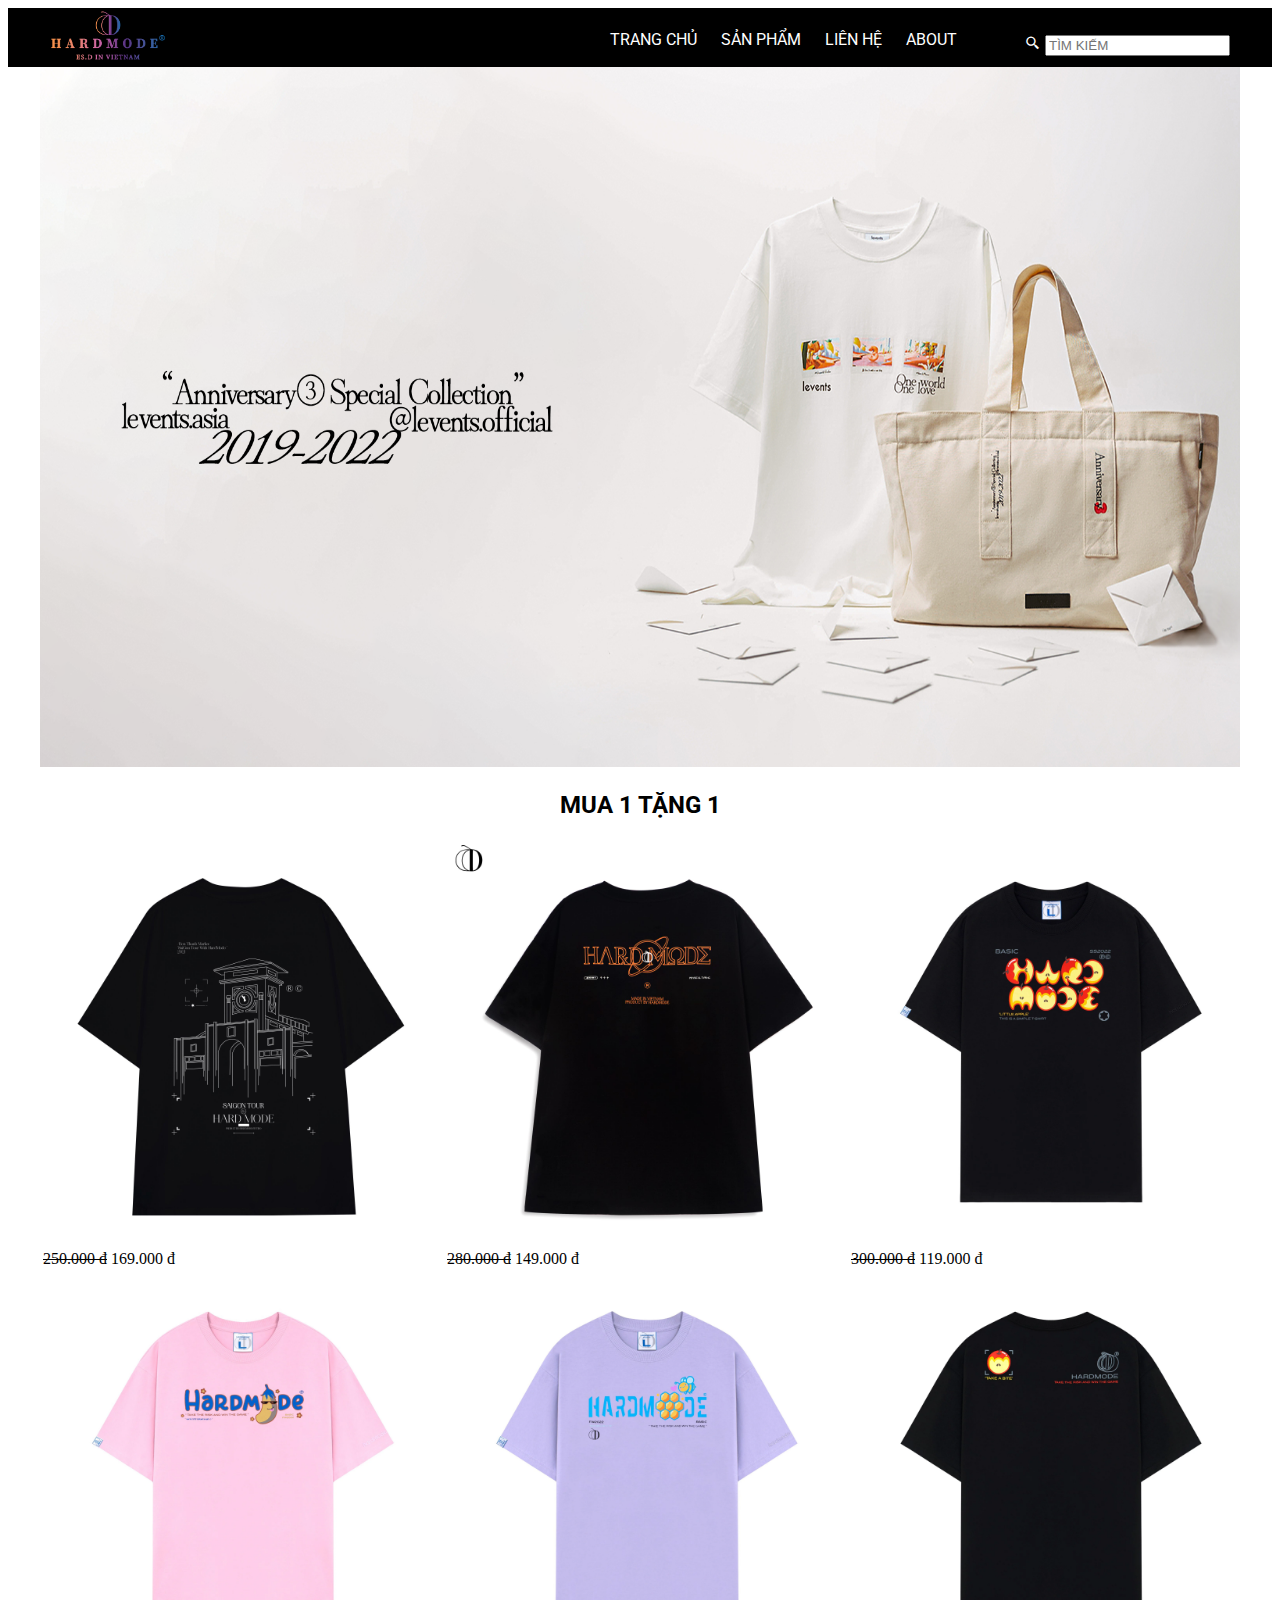
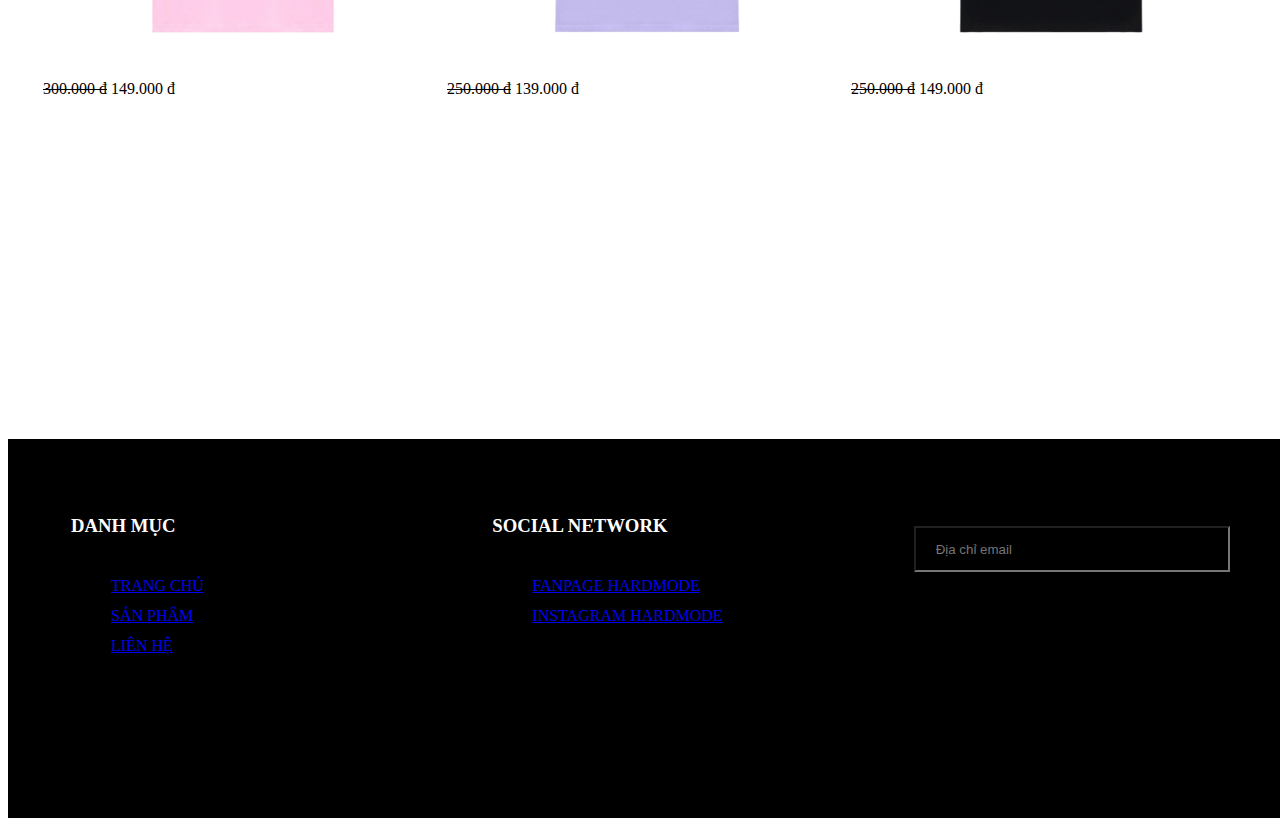
<file: index.html>
<!DOCTYPE html>
<html lang="en">
<head>
    <meta charset="UTF-8">
    <meta http-equiv="X-UA-Compatible" content="IE=edge">
    <meta name="viewport" content="width=device-width, initial-scale=1.0">
    <title>ASM2_Nguyễn Minh Trang_PS28475</title>
    <link rel="stylesheet" href="./css/index.css">
    <link href='https://unpkg.com/boxicons@2.1.4/css/boxicons.min.css' rel='stylesheet'>
    <link rel="preconnect" href="https://fonts.googleapis.com">
    <link rel="preconnect" href="https://fonts.gstatic.com" crossorigin>
    <link href="https://fonts.googleapis.com/css2?family=Poppins:wght@300&family=Roboto&display=swap" rel="stylesheet">
     
</head>
<body>
    
      <div class="header">
        <img src="./img/hardmode_logo_gradient_b9de4ad96e3f48a99f850fc99e769971.webp" alt="">
        <div class="menu-left">
            <nav>
                <a href="./index.html">TRANG CHỦ</a>
                <a href="./page/sanpham.html">SẢN PHẨM</a>
                <a href="./page/lienhe.html">LIÊN HỆ</a>
                <a href="./page/about.html">ABOUT </a>
            </nav>
        </div>
        
        <div class="menu-right">
           
                <form>
                    <span> <i class='bx bx-search-alt-2' style='color:#ffffff'  ></i> </span>
                    <input  type="text" name="search" placeholder="TÌM KIẾM ">
                   
                </form>              
        </div>
    </div>
    <div class="container">
    <div class="mid">
        <article>
            <img src="./img/header.png" alt="" height="700" width="100%" >
        </article>
    </div>
    <div class="nd">
        <h2>MUA 1 TẶNG 1</h2>
    </div>
    <div class="content">
             <table>
        <tr> 
           
            <td><img src="./img\267715880_627997778622368_7781551573061921934_n.jpg" width="400"></td>
            <td><img src="./img\277774221_695284418560370_3419229859588282887_n.jpg" width="400"></td>
            <td><img src="./img/den_018b3b105e9447518531cade2e810f54_master.webp" width="400"></td>
        <tr>
            <td> <del>250.000 đ</del> 169.000 đ </div>  </td>
            <td> <del>280.000 đ</del> 149.000 đ </div>  </td>
            <td> <del>300.000 đ</del> 119.000 đ </div>  </td>         
                
           
        </tr>
        <tr>           
                <td><img src="./img/hong_09415478f89e48adb23f73d81bfbb17b_master.webp" width="400"></td>
                <td><img src="./img/tim-nhat_bfeba6812a47486c886f32b5d1e0104d_master.webp" width="400"></td>
                <td><img src="./img/den2_01f462ac68894d3495eaa11f9232bcc6.webp" width="400"></td>
        </tr>
        <tr>
                <td> <del>300.000 đ</del> 149.000 đ</div>  </td>
                <td> <del>250.000 đ</del> 139.000 đ </div>  </td>
                <td> <del>250.000 đ</del> 149.000 đ </div>  </td>               
    </table>
</div>
    
    </div>
</div>
<footer>
        
    <div class="ftb">
        <h3>DANH MỤC</h3>
        <ul class="quick-menu">
            <div class="item">
                <a href="#">TRANG CHỦ</a>
            </div>
            <div class="item">
                <a href="#">SẢN PHẨM</a>
            </div>
            <div class="item">
                <a href="#">LIÊN HỆ</a>
            </div>
            
        </ul>
    </div>
    <div class="ftb">
        <h3>SOCIAL NETWORK</h3>
        <ul class="quick-menu">
            <div class="item">
                <a href="#"> FANPAGE HARDMODE</a>
            </div>
            <div class="item">
                <a href="#"></box-icon>INSTAGRAM HARDMODE</a>
            </div>
           
          
        </ul>
    </div>
    <div class="ftb">
        
        <form action="tt">
            <input type="text" placeholder="Địa chỉ email">
          
        </form>
    </footer>
</body>
</html>
</file>
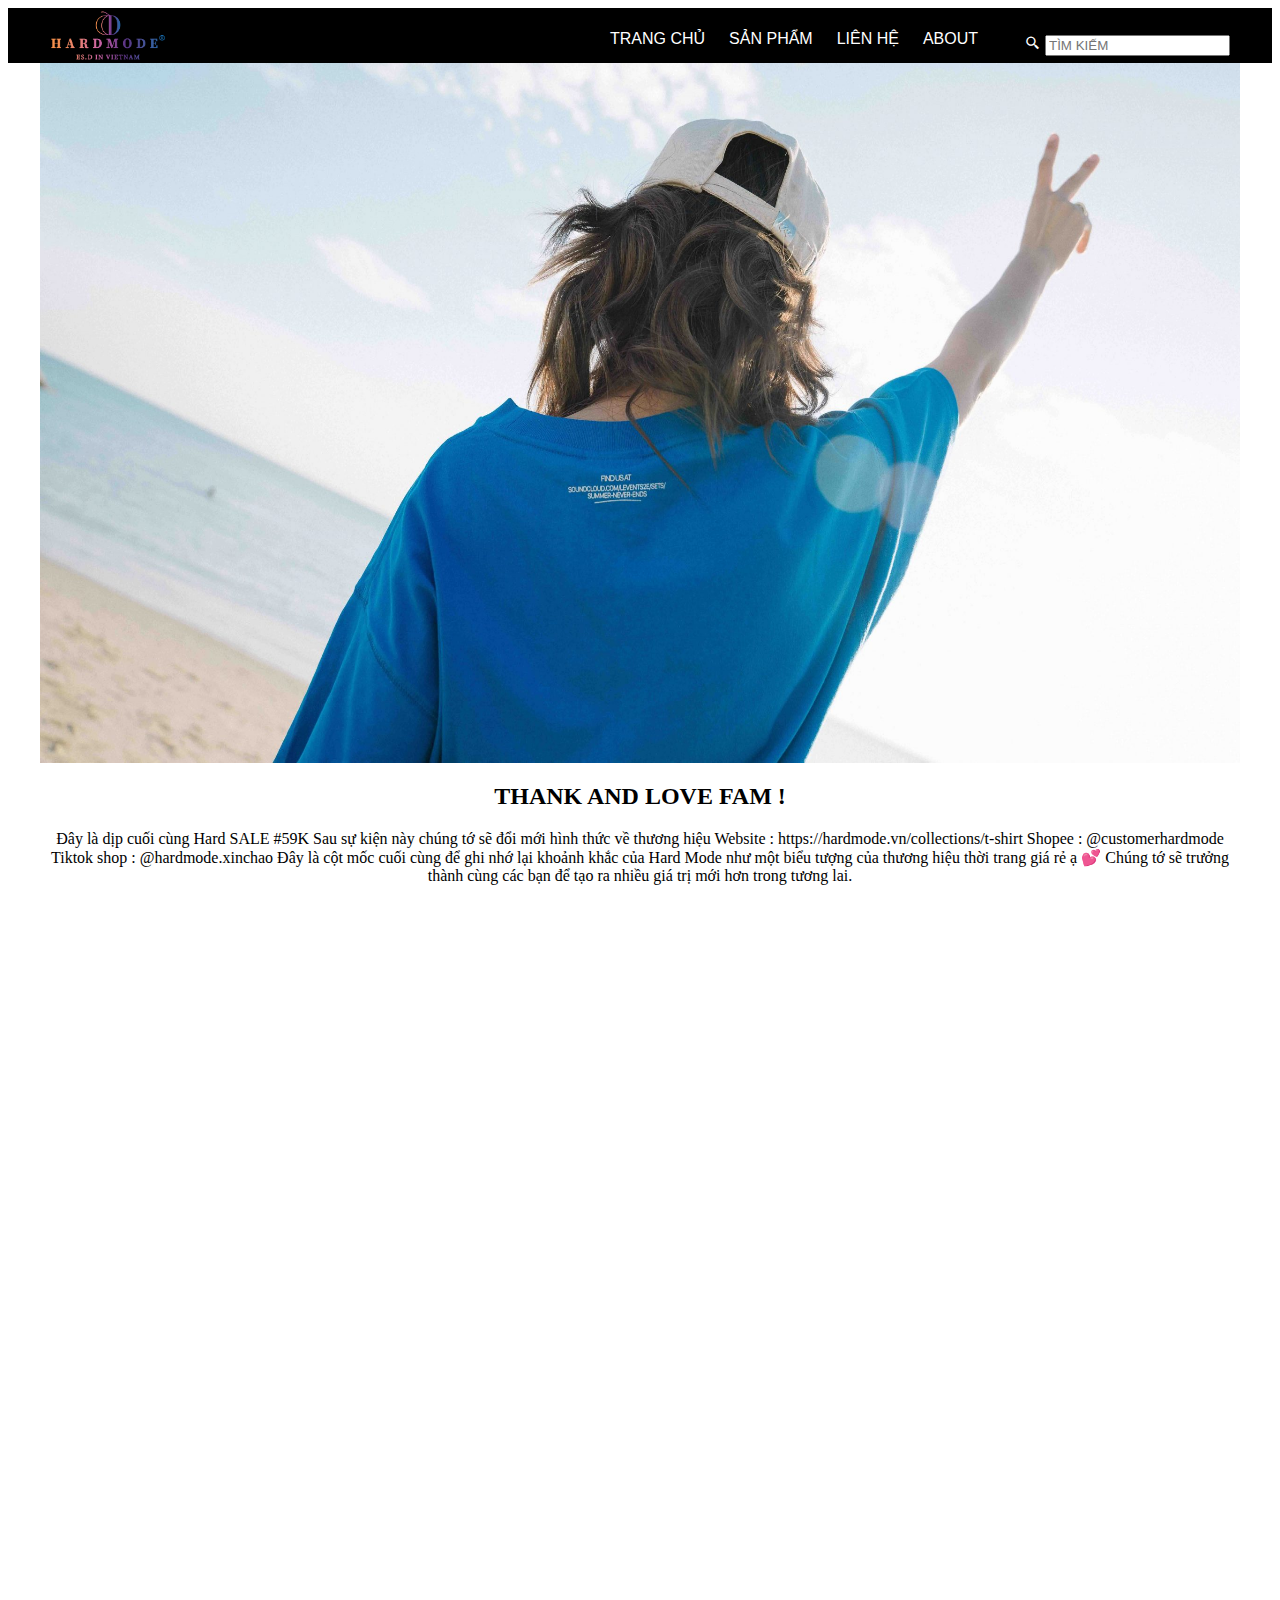
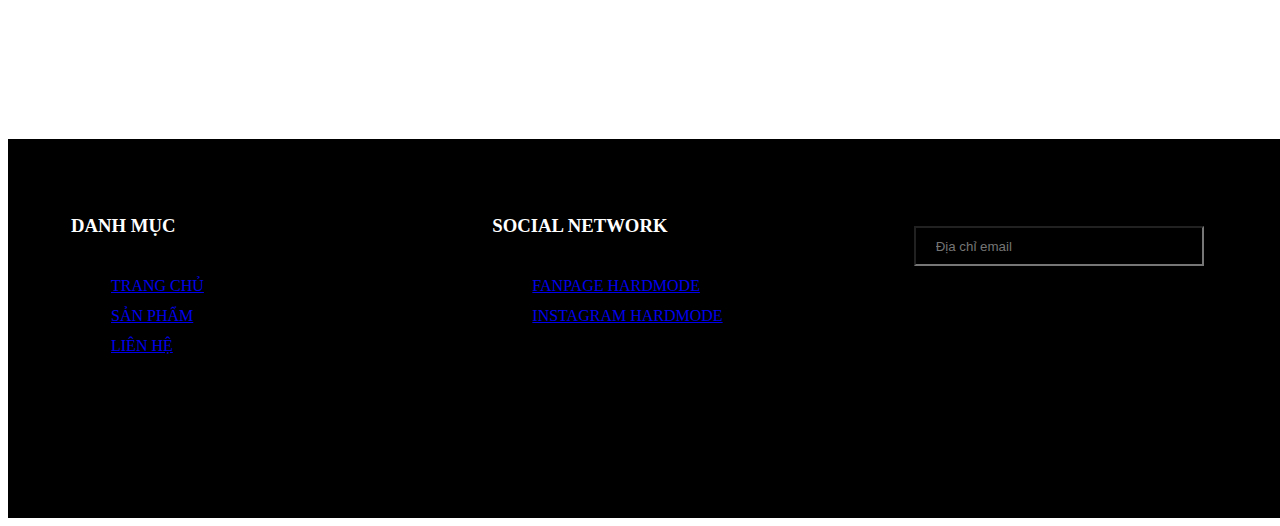
<file: page/about.html>
<!<!DOCTYPE html>
<html lang="en">
<head>
    <meta charset="UTF-8">
    <meta http-equiv="X-UA-Compatible" content="IE=edge">
    <meta name="viewport" content="width=device-width, initial-scale=1.0">
    <title>ASM2_Nguyễn Minh Trang_PS28475</title>
    <link rel="stylesheet" href="../css/about.css">
    <link href='https://unpkg.com/boxicons@2.1.4/css/boxicons.min.css' rel='stylesheet'>
    <link rel="preconnect" href="https://fonts.googleapis.com">
    <link rel="preconnect" href="https://fonts.gstatic.com" crossorigin>
    <link href="https://fonts.googleapis.com/css2?family=Poppins:wght@300&family=Roboto&display=swap" rel="stylesheet">
     
</head>
<body>
    
      <div class="header">
        <img src="../img/hardmode_logo_gradient_b9de4ad96e3f48a99f850fc99e769971.webp" alt="">
        <div class="menu-left">
            <nav>
                <a href="./index.html">TRANG CHỦ</a>
                <a href="./page/sanpham.html">SẢN PHẨM</a>
                <a href="./page/lienhe.html">LIÊN HỆ</a>
                <a href="./page/about.html">ABOUT </a>
            </nav>
        </div>
        
        <div class="menu-right">
           
                <form>
                    <span> <i class='bx bx-search-alt-2' style='color:#ffffff'  ></i> </span>
                    <input  type="text" name="search" placeholder="TÌM KIẾM ">
                   
                </form>              
        </div>
    </div>
    <div class="container">
<div class="nd">
    <img src="../img/homepage-ngang-scaled.jpg" alt=""height="700" width="100%" >
    <h2>THANK AND LOVE FAM !</h2>
    <p>Đây là dịp cuối cùng Hard SALE #59K 
        Sau sự kiện này chúng tớ sẽ đổi mới hình thức về thương hiệu
        Website : https://hardmode.vn/collections/t-shirt
        Shopee : @customerhardmode
        Tiktok shop : @hardmode.xinchao
        Đây là cột mốc cuối cùng để ghi nhớ lại khoảnh khắc của Hard Mode như một biểu tượng của thương hiệu thời trang giá rẻ ạ 💕
        Chúng tớ sẽ trưởng thành cùng các bạn để tạo ra nhiều giá trị mới hơn trong tương lai.</p>
</div>
<div style="text-align: center;">
    <iframe width="700" height="500" src="https://www.youtube.com/embed/FJcfRo43BGM" title="YouTube video player" frameborder="0" allow="accelerometer; autoplay; clipboard-write; encrypted-media; gyroscope; picture-in-picture; web-share" allowfullscreen></iframe>
</div>
</div>
<footer>
        
    <div class="ftb">
        <h3>DANH MỤC</h3>
        <ul class="quick-menu">
            <div class="item">
                <a href="#">TRANG CHỦ</a>
            </div>
            <div class="item">
                <a href="#">SẢN PHẨM</a>
            </div>
            <div class="item">
                <a href="#">LIÊN HỆ</a>
            </div>
            
        </ul>
    </div>
    <div class="ftb">
        <h3>SOCIAL NETWORK</h3>
        <ul class="quick-menu">
            <div class="item">
                <a href="#"> FANPAGE HARDMODE</a>
            </div>
            <div class="item">
                <a href="#"></box-icon>INSTAGRAM HARDMODE</a>
            </div>
           
          
        </ul>
    </div>
    <div class="ftb">
        
        <form action="tt">
            <input type="text" placeholder="Địa chỉ email">
          
        </form>
    </footer>
</body>
</html>
</file>
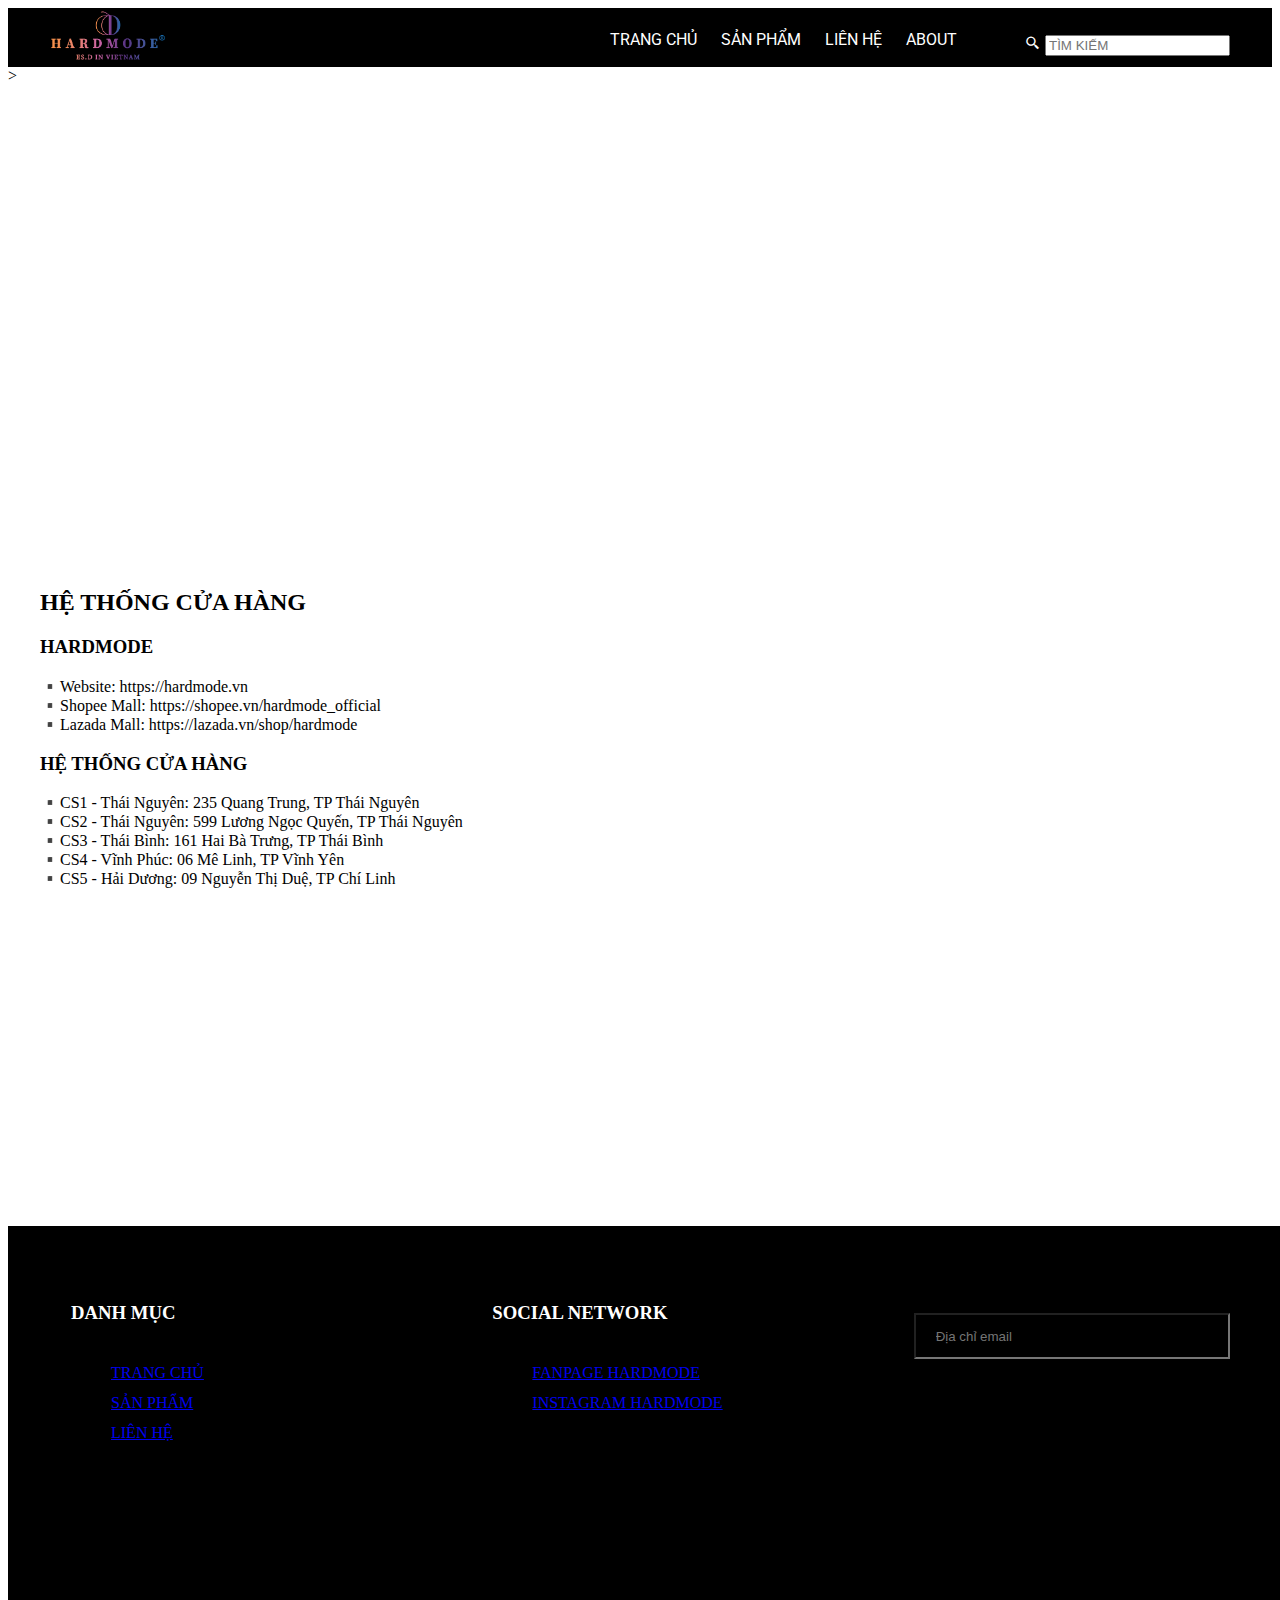
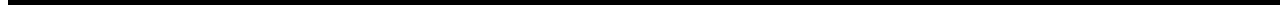
<file: page/lienhe.html>
<!DOCTYPE html>
<html lang="en">
<head>
    <meta charset="UTF-8">
    <meta http-equiv="X-UA-Compatible" content="IE=edge">
    <meta name="viewport" content="width=device-width, initial-scale=1.0">
    <title>ASM2_Nguyễn Minh Trang_PS28475</title>
    <link rel="stylesheet" href="../css/lienhe.css">
    <link href='https://unpkg.com/boxicons@2.1.4/css/boxicons.min.css' rel='stylesheet'>
    <link rel="preconnect" href="https://fonts.googleapis.com">
    <link rel="preconnect" href="https://fonts.gstatic.com" crossorigin>
    <link href="https://fonts.googleapis.com/css2?family=Poppins:wght@300&family=Roboto&display=swap" rel="stylesheet">
     
</head>
<body>
    
      <div class="header">
        <img src="../img/hardmode_logo_gradient_b9de4ad96e3f48a99f850fc99e769971.webp" alt="">
        <div class="menu-left">
            <nav>
                <a href="./index.html">TRANG CHỦ</a>
                <a href="./page/sanpham.html">SẢN PHẨM</a>
                <a href="./page/lienhe.html">LIÊN HỆ</a>
                <a href="./page/about.html">ABOUT </a>
            </nav>
        </div>
        
        <div class="menu-right">
           
                <form>
                    <span> <i class='bx bx-search-alt-2' style='color:#ffffff'  ></i> </span>
                    <input  type="text" name="search" placeholder="TÌM KIẾM ">
                   
                </form>              
        </div>
    </div>>
    <div class="container">
        <div class="elm">
    <div class="ggm">
        <iframe src="https://www.google.com/maps/d/embed?mid=1gQIKcuUlKIdWDMez2XrzpnmMODTMfUk&ehbc=2E312F" width="700" height="480" style="border:0;" allowfullscreen="" loading="lazy" referrerpolicy="no-referrer-when-downgrade"></iframe>
    </div>
    <div class="nd"></div>
    <h2>HỆ THỐNG CỬA HÀNG</h2>
    <h3>HARDMODE</h3>
    <P>
        ▪️Website: https://hardmode.vn <br>
        ▪️Shopee Mall: https://shopee.vn/hardmode_official <br>
        ▪️Lazada Mall: https://lazada.vn/shop/hardmode <br>
    </P>
    <h3>HỆ THỐNG CỬA HÀNG</h3>
    <p>
        ▪️CS1 - Thái Nguyên: 235 Quang Trung, TP Thái Nguyên <br>
        ▪️CS2 - Thái Nguyên: 599 Lương Ngọc Quyến, TP Thái Nguyên <br>
        ▪️CS3 - Thái Bình: 161 Hai Bà Trưng, TP Thái Bình <br>
        ▪️CS4 - Vĩnh Phúc: 06 Mê Linh, TP Vĩnh Yên <br> 
        ▪️CS5 - Hải Dương: 09 Nguyễn Thị Duệ, TP Chí Linh <br>
    </p>
</div>
</div>
</div>
<footer>
        
    <div class="ftb">
        <h3>DANH MỤC</h3>
        <ul class="quick-menu">
            <div class="item">
                <a href="#">TRANG CHỦ</a>
            </div>
            <div class="item">
                <a href="#">SẢN PHẨM</a>
            </div>
            <div class="item">
                <a href="#">LIÊN HỆ</a>
            </div>
            
        </ul>
    </div>
    <div class="ftb">
        <h3>SOCIAL NETWORK</h3>
        <ul class="quick-menu">
            <div class="item">
                <a href="#"> FANPAGE HARDMODE</a>
            </div>
            <div class="item">
                <a href="#"></box-icon>INSTAGRAM HARDMODE</a>
            </div>
           
          
        </ul>
    </div>
    <div class="ftb">
        
        <form action="tt">
            <input type="text" placeholder="Địa chỉ email">
          
        </form>
    </footer>
</body>
</html>
</file>
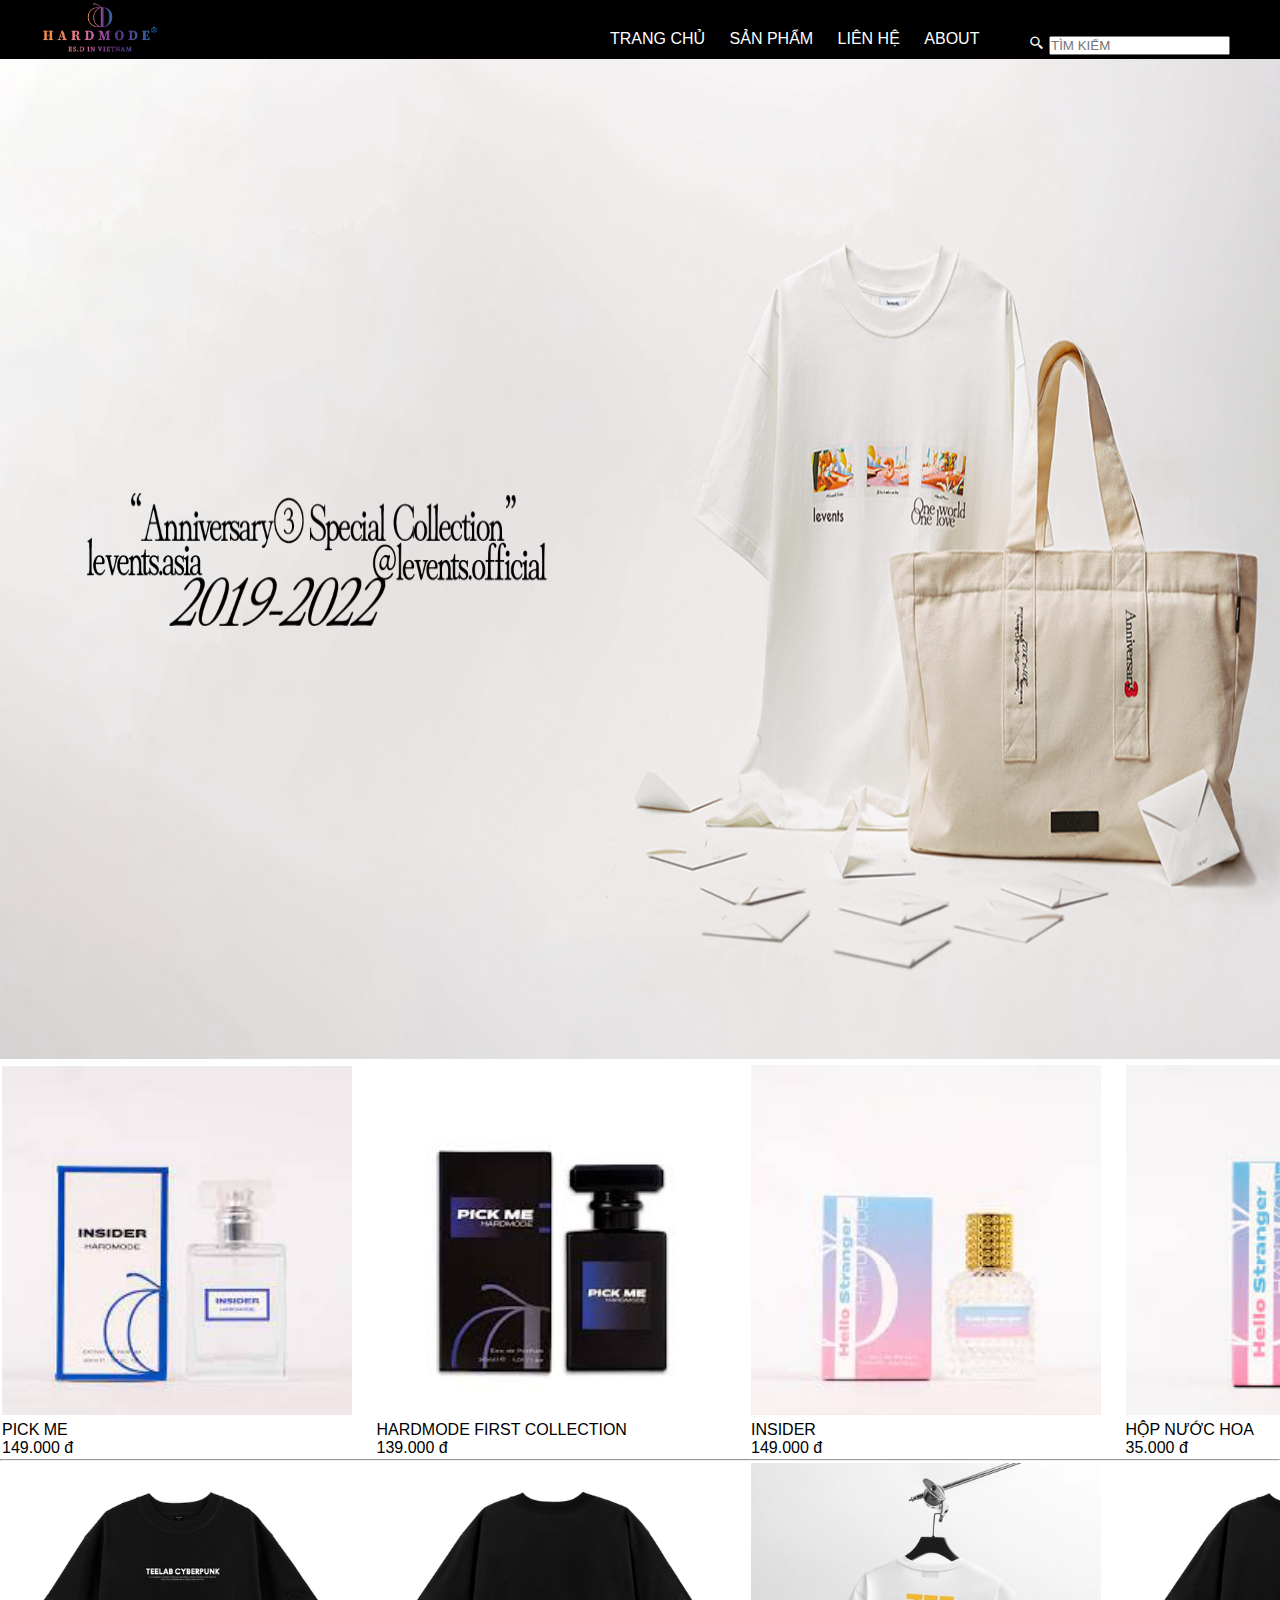
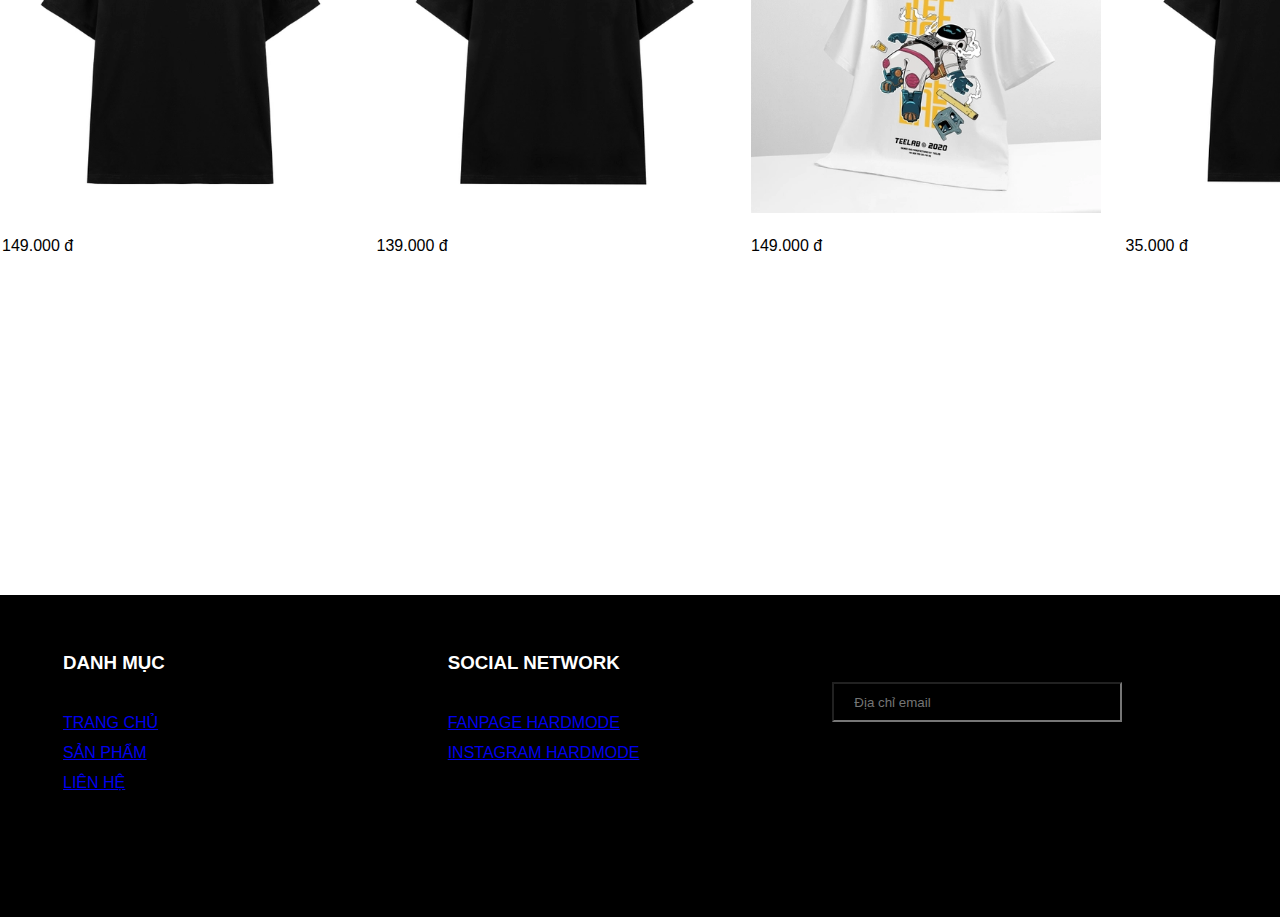
<file: page/sanpham.html>
<!DOCTYPE html>
<html lang="en">
<head>
    <meta charset="UTF-8">
    <meta http-equiv="X-UA-Compatible" content="IE=edge">
    <meta name="viewport" content="width=device-width, initial-scale=1.0">
    <title>ASM2_Nguyễn Minh Trang_PS28475</title>
    <link rel="stylesheet" href="../css/sanpham.css">
    <link href='https://unpkg.com/boxicons@2.1.4/css/boxicons.min.css' rel='stylesheet'>
    <link rel="preconnect" href="https://fonts.googleapis.com">
    <link rel="preconnect" href="https://fonts.gstatic.com" crossorigin>
    <link href="https://fonts.googleapis.com/css2?family=Poppins:wght@300&family=Roboto&display=swap" rel="stylesheet">
     
</head>
<body>
    
      <div class="header">
        <img src="../img/hardmode_logo_gradient_b9de4ad96e3f48a99f850fc99e769971.webp" alt="">
        <div class="menu-left">
            <nav>
                <a href="./index.html">TRANG CHỦ</a>
                <a href="./page/sanpham.html">SẢN PHẨM</a>
                <a href="./page/lienhe.html">LIÊN HỆ</a>
                <a href="./page/about.html">ABOUT </a>
            </nav>
        </div>
        
        <div class="menu-right">
           
                <form>
                    <span> <i class='bx bx-search-alt-2' style='color:#ffffff'  ></i> </span>
                    <input  type="text" name="search" placeholder="TÌM KIẾM ">
                   
                </form>              
        </div>
    </div>
    <div class="container">
    <div class="mid">
        <article>
            <img src="../img/header.png" alt="" height="1000" width="100%" >
        </article>
    </div>
    
        <table width=1500>
            <tr> 
                <td><a href="">
                    <img src="../img/1.jfif" width="350"></a></td>
                    <td><img src="../img/2.jfif" width="350" ></td>
                    <td><img src="../img/3.jfif" width="350" ></td>
                    <td><img src="../img/4.jfif" width="350"></td>
            </tr>
            <tr>
                <td> <p>PICK ME <br>149.000 đ</p>  </td>
                <td> <p> HARDMODE FIRST COLLECTION<br> 139.000 đ</p>  </td>
                <td> <p>INSIDER <br>149.000 đ</p>  </td>
                <td> <p>HỘP NƯỚC HOA<br>35.000 đ</p>  </td>
               
        
        </table>
        <hr>
        <table width=1500>
            <tr> 
                <td><a href="">
                    <img src="../img/2-ad0cd9d4-75eb-4b9d-a617-55ff038f4847.webp" width="350"></a></td>
                    <td><img src="../img/special-collection-den-back-8d5e05ea-fee9-4acd-be68-e8fd4b13d084.webp" width="350" ></td>
                    <td><img src="../img/3-48135757-5379-4167-86b0-b7cf89142dd9.webp" width="350" ></td>
                    <td><img src="../img/5-368f6a6f-00b0-4731-9dd9-96bb1ea00d10.webp" width="350"></td>
            </tr>
            <tr>
                <td>  <br>149.000 đ</p>  </td>
                <td> <br> 139.000 đ</p>  </td>
                <td> <br>149.000 đ</p>  </td>
                <td> <br>35.000 đ</p>  </td>
               
        
        </table>
</div>

<footer>
        
    <div class="ftb">
        <h3>DANH MỤC</h3>
        <ul class="quick-menu">
            <div class="item">
                <a href="#">TRANG CHỦ</a>
            </div>
            <div class="item">
                <a href="#">SẢN PHẨM</a>
            </div>
            <div class="item">
                <a href="#">LIÊN HỆ</a>
            </div>
            
        </ul>
    </div>
    <div class="ftb">
        <h3>SOCIAL NETWORK</h3>
        <ul class="quick-menu">
            <div class="item">
                <a href="#"> FANPAGE HARDMODE</a>
            </div>
            <div class="item">
                <a href="#"></box-icon>INSTAGRAM HARDMODE</a>
            </div>
           
          
        </ul>
    </div>
    <div class="ftb">
        
        <form action="tt">
            <input type="text" placeholder="Địa chỉ email">
          
        </form>
    </footer>
</body>
</html>
</file>
<file: css/index.css>
. {
  margin: 0 auto;
  padding: 0;
  box-sizing: border-box;
  font-family: 'Roboto', sans-serif;
}
.header {
  background-color: black;
}
.header img {
  width: 200px;
  position: relative;
}

.header .menu-right {
  top: 0;
  position: absolute;
  right: 50px;
  padding-top: 35px;
}
.header .menu-left a {
  color: white;
  text-transform: uppercase;
  text-decoration: none;
  font-family: 'Roboto', sans-serif;
  padding: 10px;
}
.header .menu-left {
  position: absolute;
  top: 0;
  left: 600px;
  padding-top: 30px;
}
a:hover {
  background-color:darkslategrey
}
.header .menu-right a {
  color: white;
  text-transform: uppercase;
  text-decoration: none;
  font-family: 'Roboto', sans-serif;
  padding: 10px;
}
.container{
  width: 1200px;
  margin: 0 auto;
}


.nd {
  text-align: justify;
  top: 50%;
  left: 50%;
}
h2 {
  text-align: center;
  color: rgb(0, 0, 0);
  font-family: 'Roboto', sans-serif;
}
.p{
  text-align: center;
}
footer {
  width: 100%;
  background: black;
  height: 322px;
  margin-top: 338px;
  padding: 0px 63px;
  padding-top: 57px;
  display: flex;
  justify-content: space-around;
}

.ftb {
  width: 3000px;
  color: white;
}

footer .ftb .quick-menu {
  margin-top: 40px;
}

footer .ftb .quick-menu .item {
  margin-bottom: 12px;
}

footer .ftb .quick-menu.item a {
  color:#ffffff;
  text-decoration: none;
}

footer .ftb form input {
  width: 290px;
  height: 40px;
  background: transparent;
  padding-left: 20px;
  color:#ffffff;
  margin-top: 30px;
}

footer .ftb form button {
  background: black;
  box-shadow: 5px 5px 4px rgba(0, 0, 0.25);
  width: 160px;
  height: 39px;
  margin-top: 30px;
  color:#ffffff;
}
.ul a{
  display: block;
  text-decoration: none ;
  color: white;
  margin-bottom:10px ;
}
</file>
<file: css/about.css>
. {
    margin: 0;
    padding: 0;
    box-sizing: border-box;
    font-family: 'Roboto', sans-serif;
  }
  
  .header img {
    width: 200px;
    position: relative;
  }
  .header {
    background-color: black;
  }
  .header .menu-right {
    top: 0;
    position: absolute;
    right: 50px;
    padding-top: 35px;
  }
  .header .menu-left a {
    color: white;
    text-transform: uppercase;
    text-decoration: none;
    font-family: Arial, Helvetica, sans-serif;
    padding: 10px;
  }
  .header .menu-left {
    position: absolute;
    top: 0;
    left: 600px;
    padding-top: 30px;
  }
  a:hover {
    background-color:darkslategrey
  }
  .header .menu-right a {
    color: white;
    text-transform: uppercase;
    text-decoration: none;
    font-family: Arial, Helvetica, sans-serif;
    padding: 10px;
  }
  .nd{
    text-align: center;
    color: black;
  }
  
  .container{
    width: 1200px;
    margin: 0 auto;
  }


  footer {
    width: 100%;
    background: black;
    height: 322px;
    margin-top: 338px;
    padding: 0px 63px;
    padding-top: 57px;
    display: flex;
    justify-content: space-around;
  }
  
  .ftb {
    width: 3000px;
    color: white;
  }
  
  footer .ftb .quick-menu {
    margin-top: 40px;
  }
  
  footer .ftb .quick-menu .item {
    margin-bottom: 12px;
  }
  
  footer .ftb .quick-menu.item a {
    color:#ffffff;
    text-decoration: none;
  }
  
  footer .ftb form input {
    width: 290px;
    height: 40px;
    background: transparent;
    padding-left: 20px;
    color:#ffffff;
    margin-top: 30px;
  }
  
  footer .ftb form button {
    background: black;
    box-shadow: 5px 5px 4px rgba(0, 0, 0.25);
    width: 160px;
    height: 39px;
    margin-top: 30px;
    color:#ffffff;
  }
</file>
<file: css/lienhe.css>
. {
    margin: 0;
    padding: 0;
    box-sizing: border-box;
    font-family: 'Roboto', sans-serif;
  }
  
  
  .header img {
    width: 200px;
    position: relative;
  }
  .header {
    background-color: black;
  }
  .header .menu-right {
    top: 0;
    position: absolute;
    right: 50px;
    padding-top: 35px;
  }
  .header .menu-left a {
    color: white;
    text-transform: uppercase;
    text-decoration: none;
    font-family: 'Roboto', sans-serif;
    padding: 10px;
  }
  .header .menu-left {
    position: absolute;
    top: 0;
    left: 600px;
    padding-top: 30px;
  }
  a:hover {
    background-color:darkslategrey
  }
  .header .menu-right a {
    color: white;
    text-transform: uppercase;
    text-decoration: none;
    font-family: 'Roboto', sans-serif;
    padding: 10px;
  }
  .h3{
    color:white;
  }

    .container{
      width: 1200px;
      margin: 0 auto;
    }
    

        .nd{
          text-align: center;
        }
  footer {
    width: 100%;
    background: black;
    height: 322px;
    margin-top: 338px;
    padding: 0px 63px;
    padding-top: 57px;
    display: flex;
    justify-content: space-around;
  }
  
  .ftb {
    width: 3000px;
    color: white;
  }
  
  footer .ftb .quick-menu {
    margin-top: 40px;
  }
  
  footer .ftb .quick-menu .item {
    margin-bottom: 12px;
  }
  
  footer .ftb .quick-menu.item a {
    color:#ffffff;
    text-decoration: none;
  }
  
  footer .ftb form input {
    width: 290px;
    height: 40px;
    background: transparent;
    padding-left: 20px;
    color:#ffffff;
    margin-top: 30px;
  }
  
  footer .ftb form button {
    background: black;
    box-shadow: 5px 5px 4px rgba(0, 0, 0.25);
    width: 160px;
    height: 39px;
    margin-top: 30px;
    color:#ffffff;
  }
</file>
<file: css/sanpham.css>
* {
    margin: 0;
    padding: 0;
    box-sizing: border-box;
    font-family: Arial, Helvetica, sans-serif;
  }

  .header img {
    width: 200px;
    position: relative;
  }
  .header {
    background-color: black;
  }
  .header .menu-right {
    top: 0;
    position: absolute;
    right: 50px;
    padding-top: 35px;
  }
  .header .menu-left a {
    color: white;
    text-transform: uppercase;
    text-decoration: none;
    font-family: Arial, Helvetica, sans-serif;
    padding: 10px;
  }
  .header .menu-left {
    position: absolute;
    top: 0;
    left: 600px;
    padding-top: 30px;
  }
  a:hover {
    background-color:darkslategrey
  }
  .header .menu-right a {
    color: white;
    text-transform: uppercase;
    text-decoration: none;
    font-family: Arial, Helvetica, sans-serif;
    padding: 10px;
  }
  h3{
    color: white;
  }
  

  footer {
    width: 100%;
    background: black;
    height: 322px;
    margin-top: 338px;
    padding: 0px 63px;
    padding-top: 57px;
    display: flex;
    justify-content: space-around;
  }
  
  .ftb {
    width: 3000px;
    color: white;
  }
  
  footer .ftb .quick-menu {
    margin-top: 40px;
  }
  
  footer .ftb .quick-menu .item {
    margin-bottom: 12px;
  }
  
  footer .ftb .quick-menu.item a {
    color: white;
    text-decoration: none;
  }
  
  footer .ftb form input {
    width: 290px;
    height: 40px;
    background: transparent;
    padding-left: 20px;
    color: white;
    margin-top: 30px;
  }
  
  footer .ftb form button {
    background: black;
    box-shadow: 5px 5px 4px rgba(0, 0, 0.25);
    width: 160px;
    height: 39px;
    margin-top: 30px;
    color: white;
  }
</file>
